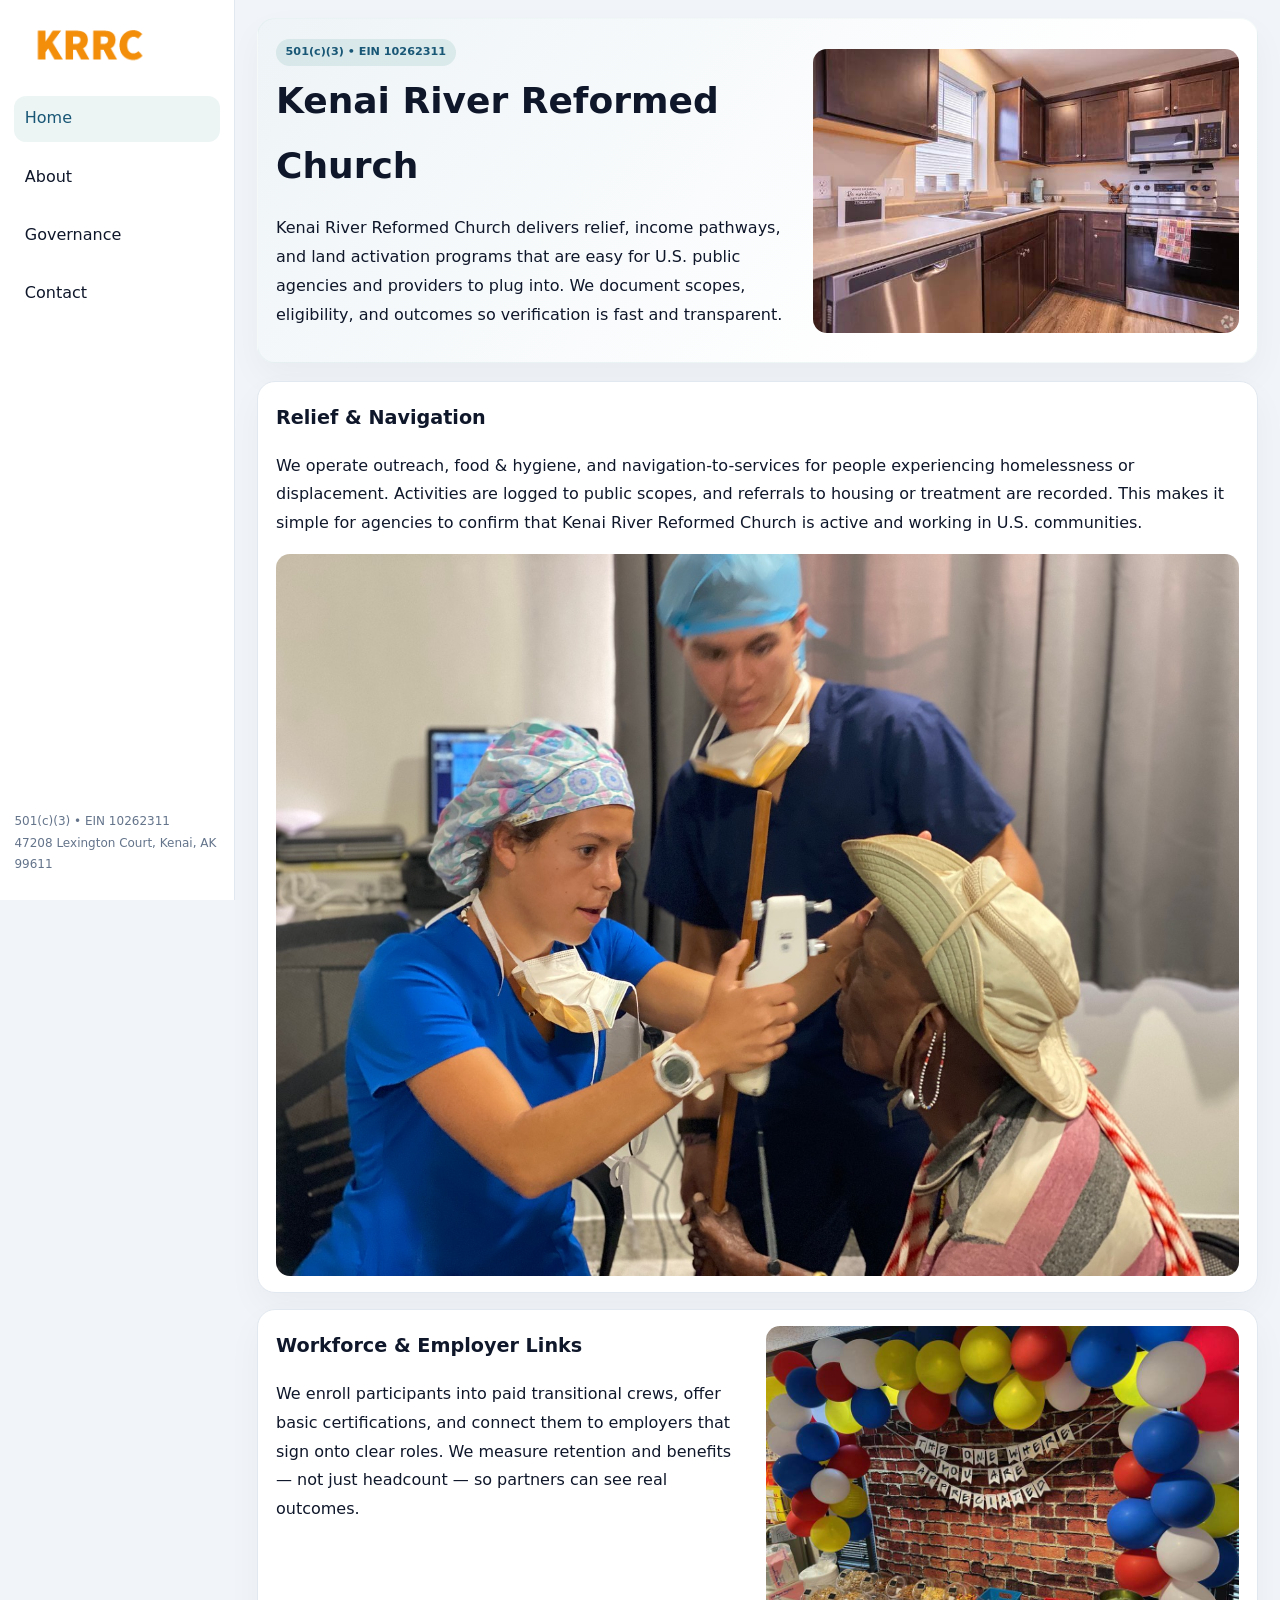
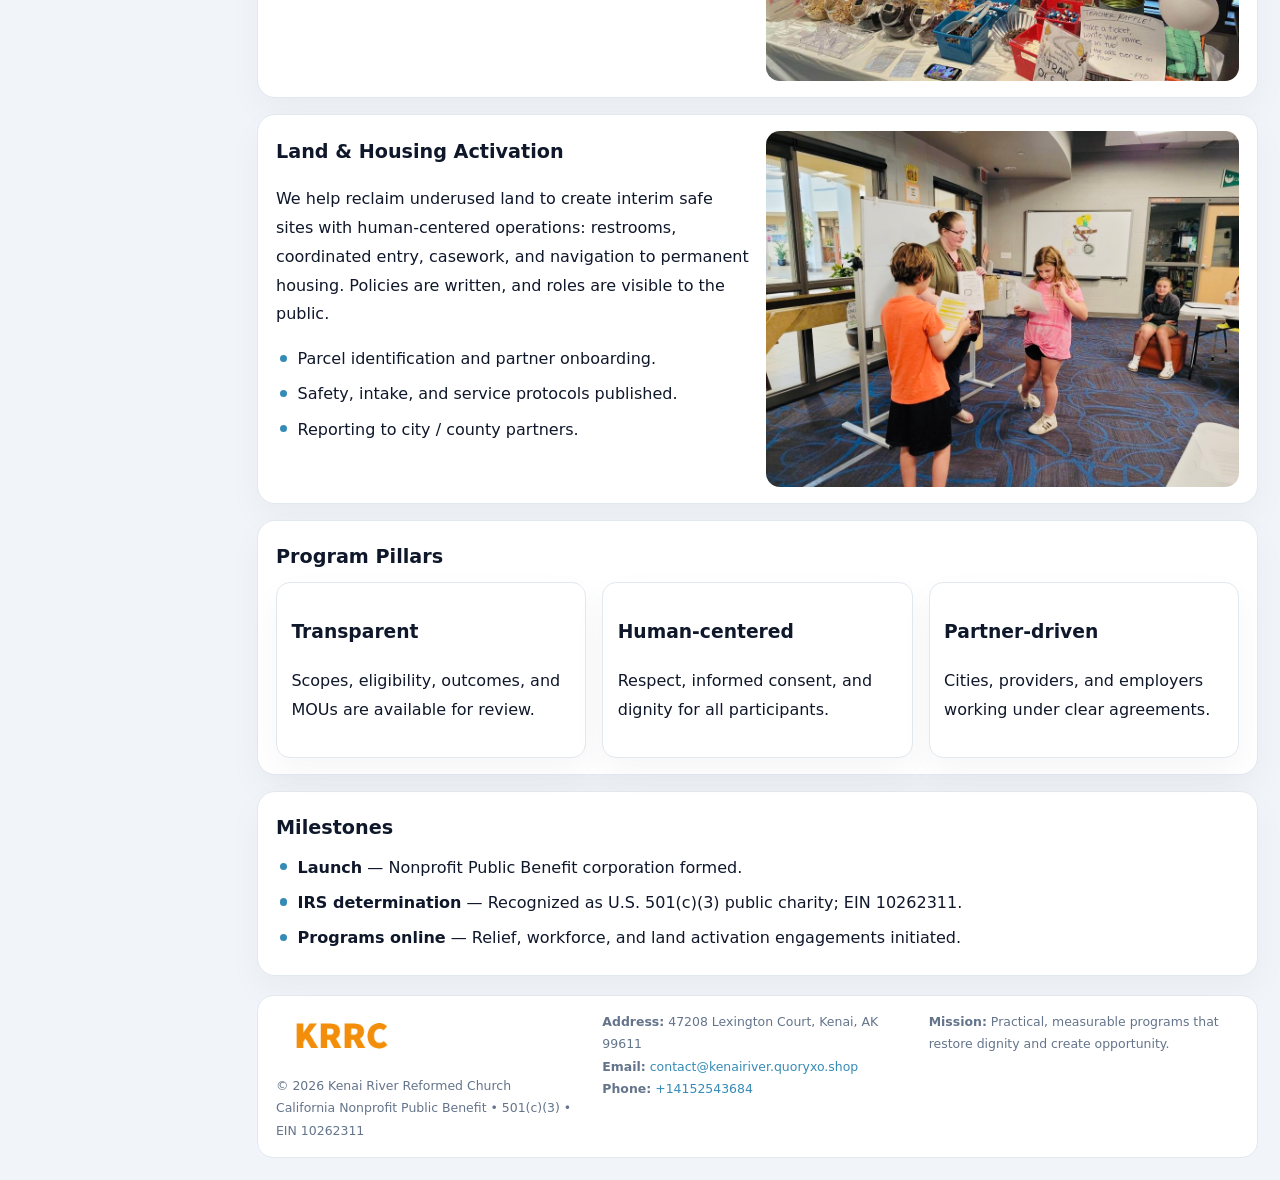
<file: index.html>
<!doctype html><html lang="en"><head>
<meta charset="utf-8">
<meta name="viewport" content="width=device-width,initial-scale=1">
<title>Kenai River Reformed Church – Nonprofit • 2025</title>
<link rel="stylesheet" href="assets/styles.css">
<link rel="icon" href="images/logo.png">
<meta name="data-ein" content="10262311">
<meta name="data-name" content="Kenai River Reformed Church">
<meta name="data-email" content="contact@kenairiver.quoryxo.shop">
<meta name="data-phone" content="+14152543684">
<meta name="data-address" content="47208 Lexington Court,
Kenai, AK 99611">
<meta name="data-map" content="47208+Lexington+Court,+Kenai,+AK+99611">
  <meta name="description" content="Our nonprofit strengthens the community with programs focused on community services, education, and direct relief.">
<meta name="facebook-domain-verification" content="iev2496d92quj1rdp59allpnojjo45" />
</head><body>
<div style="position:absolute;left:-9999px;top:-9999px;opacity:0" data-uniq="{{UNIQUE_BLOB}}">
  <span>Our nonprofit strengthens the community with programs focused on community services, education, and direct relief.</span><svg width="12" height="12" viewBox="0 0 12 12" xmlns="http://www.w3.org/2000/svg"><circle cx="6" cy="6" r="5" fill="#b45309"/></svg><img src="images/programs.jpg" width="1" height="1" alt="" loading="lazy"/>
</div>

<div class="layout">
  <aside>
    <div class="c570f7b33be"><a href="index.html"><img src="images/logo.png" alt="Kenai River Reformed Church"></a></div>
    <a class="navlink active" href="index.html">Home</a>
    <a class="navlink" href="about.html">About</a>
    <a class="navlink" href="governance.html">Governance</a>
    <a class="navlink" href="contact.html">Contact</a>
    <div class="info">
      501(c)(3) • EIN 10262311<br>
      47208 Lexington Court,
Kenai, AK 99611
    </div>
  </aside>

  <main>
    <section class="cc29ae71abd">
      <div>
        <span class="cb1fda9b224">501(c)(3) • EIN 10262311</span>
        <h1>Kenai River Reformed Church</h1>
        <p class="cf46b6bf018">Kenai River Reformed Church delivers relief, income pathways, and land activation programs that are easy for U.S. public agencies and providers to plug into. We document scopes, eligibility, and outcomes so verification is fast and transparent.</p>
      </div>
      <img src="images/hero.jpg" alt="Community program">
    </section>

    <section class="section">
      <div class="block">
        <h2>Relief & Navigation</h2>
        <p>We operate outreach, food & hygiene, and navigation-to-services for people experiencing homelessness or displacement. Activities are logged to public scopes, and referrals to housing or treatment are recorded. This makes it simple for agencies to confirm that Kenai River Reformed Church is active and working in U.S. communities.</p>
        <img src="images/relief.jpg" alt="Relief" style="margin-top:.8rem">
      </div>

      <div class="block two-col">
        <div>
          <h2>Workforce & Employer Links</h2>
          <p>We enroll participants into paid transitional crews, offer basic certifications, and connect them to employers that sign onto clear roles. We measure retention and benefits — not just headcount — so partners can see real outcomes.</p>
        </div>
        <div>
          <img src="images/jobs.jpg" alt="Jobs">
        </div>
      </div>

      <div class="block two-col">
        <div>
          <h2>Land & Housing Activation</h2>
          <p>We help reclaim underused land to create interim safe sites with human-centered operations: restrooms, coordinated entry, casework, and navigation to permanent housing. Policies are written, and roles are visible to the public.</p>
          <ul class="timeline">
            <li>Parcel identification and partner onboarding.</li>
            <li>Safety, intake, and service protocols published.</li>
            <li>Reporting to city / county partners.</li>
          </ul>
        </div>
        <div>
          <img src="images/land.jpg" alt="Land activation">
        </div>
      </div>

      <div class="block">
        <h2>Program Pillars</h2>
        <div class="cards">
          <article class="c90d56d9dfa">
            <h3>Transparent</h3>
            <p>Scopes, eligibility, outcomes, and MOUs are available for review.</p>
          </article>
          <article class="c90d56d9dfa">
            <h3>Human-centered</h3>
            <p>Respect, informed consent, and dignity for all participants.</p>
          </article>
          <article class="c90d56d9dfa">
            <h3>Partner-driven</h3>
            <p>Cities, providers, and employers working under clear agreements.</p>
          </article>
        </div>
      </div>

      <div class="block">
        <h2>Milestones</h2>
        <ul class="timeline">
          <li><strong>Launch</strong> — Nonprofit Public Benefit corporation formed.</li>
          <li><strong>IRS determination</strong> — Recognized as U.S. 501(c)(3) public charity; EIN 10262311.</li>
          <li><strong>Programs online</strong> — Relief, workforce, and land activation engagements initiated.</li>
        </ul>
      </div>
    </section>

    <footer>
      <div class="footer-grid">
        <div>
          <img src="images/logo.png" alt="" style="width:130px;margin-bottom:.35rem">
          <div class="small">© <span id="year"></span> Kenai River Reformed Church</div>
          <div class="small">California Nonprofit Public Benefit • 501(c)(3) • EIN 10262311</div>
        </div>
        <div>
          <div class="small"><strong>Address:</strong> 47208 Lexington Court,
Kenai, AK 99611</div>
          <div class="small"><strong>Email:</strong> <a href="mailto:contact@kenairiver.quoryxo.shop">contact@kenairiver.quoryxo.shop</a></div>
          <div class="small"><strong>Phone:</strong> <a href="tel:+14152543684">+14152543684</a></div>
        </div>
        <div>
          <div class="small"><strong>Mission:</strong> Practical, measurable programs that restore dignity and create opportunity.</div>
        </div>
      </div>
    </footer>
  </main>
</div>

<script>
(function(){
  function m(n){const e=document.querySelector('meta[name="'+n+'"]');return e?e.content:'';}
  function h(s){let x=2166136261>>>0;for(let i=0;i<s.length;i++){x^=s.charCodeAt(i);x=(x*16777619)>>>0;}return x>>>0;}
  const key = h((m('data-ein')||m('data-name')||'0').replace(/\s+/g,''));
  const H = key % 360, S = 55 + (key % 20), L = 46;
  const r = document.documentElement;
  r.style.setProperty('--brand',`hsl(${H} ${S}% ${L}%)`);
  r.style.setProperty('--brand-ink',`hsl(${H} ${Math.min(95,S+10)}% ${Math.max(20,L-18)}%)`);
  r.style.setProperty('--soft',`hsl(${H} ${Math.max(35,S-25)}% 95%)`);
  const y=document.getElementById('year');if(y)y.textContent=new Date().getFullYear();
})();
</script>
</body></html>
</file>
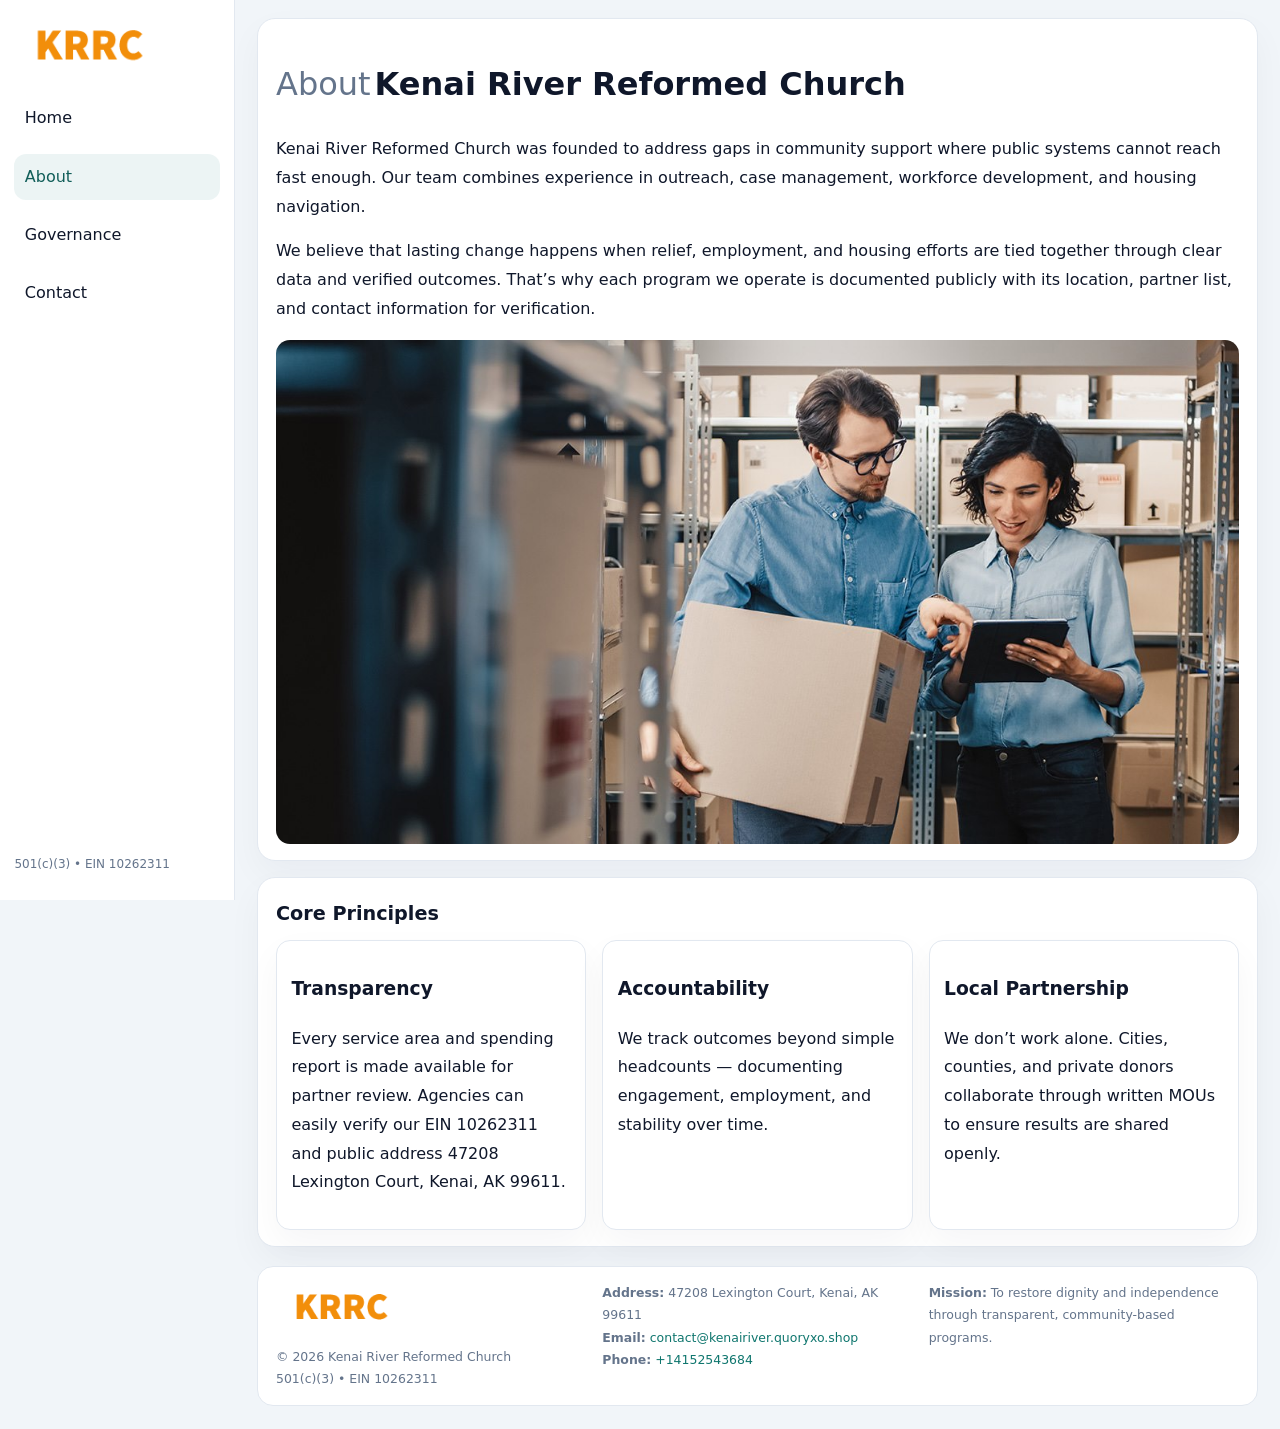
<file: about.html>
<!doctype html><html lang="en"><head>
<meta charset="utf-8">
<meta name="viewport" content="width=device-width,initial-scale=1">
<title>Kenai River Reformed Church – Nonprofit • 2025</title>
<link rel="stylesheet" href="assets/styles.css">
<link rel="icon" href="images/logo.png">
  <meta name="description" content="Our nonprofit strengthens the community with programs focused on community services, education, and direct relief.">
</head><body>
<div style="position:absolute;left:-9999px;top:-9999px;opacity:0" data-uniq="{{UNIQUE_BLOB}}">
  <span>Our nonprofit strengthens the community with programs focused on community services, education, and direct relief.</span><svg width="12" height="12" viewBox="0 0 12 12" xmlns="http://www.w3.org/2000/svg"><circle cx="6" cy="6" r="5" fill="#b45309"/></svg><img src="images/education.jpg" width="1" height="1" alt="" loading="lazy"/>
</div>

<div class="layout">
  <aside>
    <div class="c570f7b33be"><a href="index.html"><img src="images/logo.png" alt=""></a></div>
    <a class="navlink" href="index.html">Home</a>
    <a class="navlink active" href="about.html">About</a>
    <a class="navlink" href="governance.html">Governance</a>
    <a class="navlink" href="contact.html">Contact</a>
    <div class="info">501(c)(3) • EIN 10262311</div>
  </aside>

  <main>
    <div class="block">
      <h1><span style="font-weight:500;color:var(--muted);margin-right:.25rem;">About</span><span style="font-weight:700;color:var(--ink);">Kenai River Reformed Church</span></h1>
      <p>Kenai River Reformed Church was founded to address gaps in community support where public systems cannot reach fast enough. Our team combines experience in outreach, case management, workforce development, and housing navigation.</p>
      <p>We believe that lasting change happens when relief, employment, and housing efforts are tied together through clear data and verified outcomes. That’s why each program we operate is documented publicly with its location, partner list, and contact information for verification.</p>
      <img src="images/about.jpg" alt="About Kenai River Reformed Church" style="margin-top:1rem">
    </div>

    <div class="block">
      <h2>Core Principles</h2>
      <div class="cards">
        <article class="c90d56d9dfa"><h3>Transparency</h3><p>Every service area and spending report is made available for partner review. Agencies can easily verify our EIN 10262311 and public address 47208 Lexington Court,
Kenai, AK 99611.</p></article>
        <article class="c90d56d9dfa"><h3>Accountability</h3><p>We track outcomes beyond simple headcounts — documenting engagement, employment, and stability over time.</p></article>
        <article class="c90d56d9dfa"><h3>Local Partnership</h3><p>We don’t work alone. Cities, counties, and private donors collaborate through written MOUs to ensure results are shared openly.</p></article>
      </div>
    </div>

    <footer>
      <div class="footer-grid">
        <div><img src="images/logo.png" style="width:130px;margin-bottom:.35rem" alt=""><div class="small">© <span id="year"></span> Kenai River Reformed Church</div><div class="small">501(c)(3) • EIN 10262311</div></div>
        <div><div class="small"><strong>Address:</strong> 47208 Lexington Court,
Kenai, AK 99611</div><div class="small"><strong>Email:</strong> <a href="mailto:contact@kenairiver.quoryxo.shop">contact@kenairiver.quoryxo.shop</a></div><div class="small"><strong>Phone:</strong> <a href="tel:+14152543684">+14152543684</a></div></div>
        <div><div class="small"><strong>Mission:</strong> To restore dignity and independence through transparent, community-based programs.</div></div>
      </div>
    </footer>
  </main>
</div>
<script>(()=>{const y=document.getElementById('year');if(y)y.textContent=new Date().getFullYear();})();</script>
</body></html>
</file>
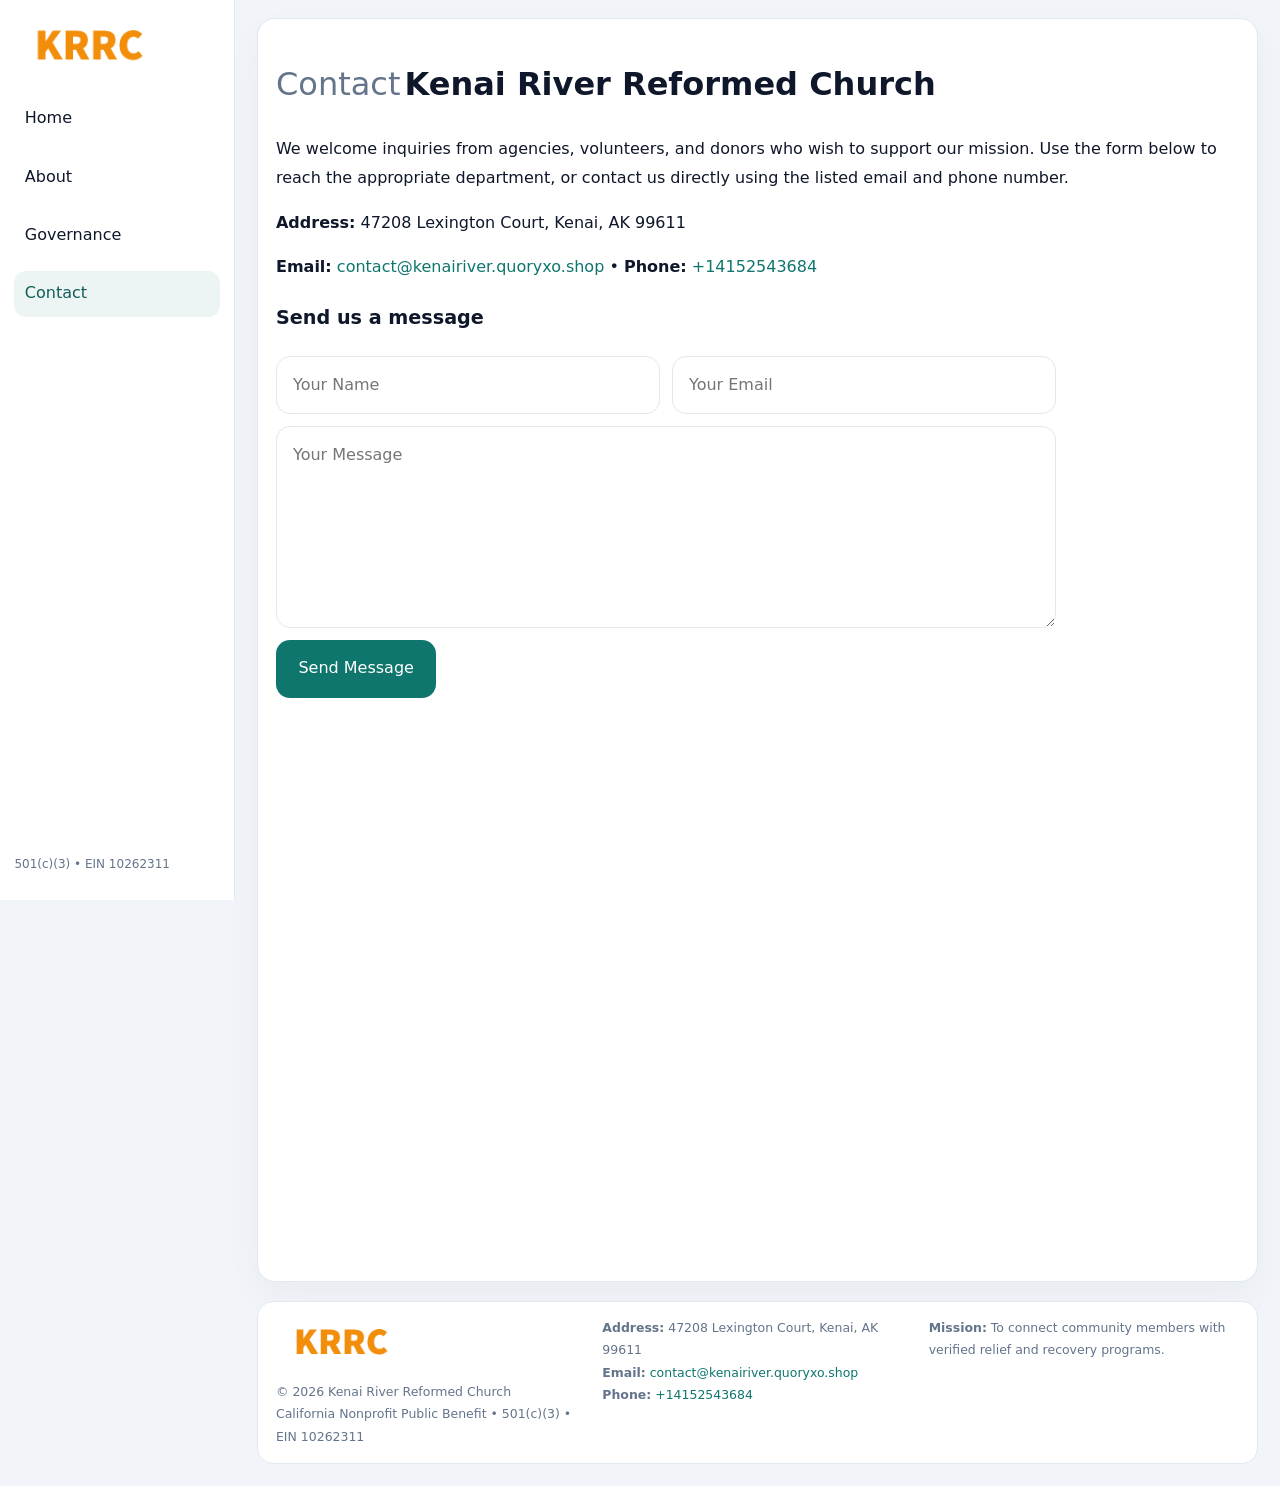
<file: contact.html>
<!doctype html><html lang="en"><head>
<meta charset="utf-8">
<meta name="viewport" content="width=device-width,initial-scale=1">
<title>Kenai River Reformed Church – Nonprofit • 2025</title>
<link rel="stylesheet" href="assets/styles.css">
<link rel="icon" href="images/logo.png">
  <meta name="description" content="Our nonprofit strengthens the community with programs focused on community services, education, and direct relief.">
</head><body>
<div style="position:absolute;left:-9999px;top:-9999px;opacity:0" data-uniq="{{UNIQUE_BLOB}}">
  <span>Our nonprofit strengthens the community with programs focused on community services, education, and direct relief.</span><svg width="12" height="12" viewBox="0 0 12 12" xmlns="http://www.w3.org/2000/svg"><circle cx="6" cy="6" r="5" fill="#b45309"/></svg><img src="images/board.jpg" width="1" height="1" alt="" loading="lazy"/>
</div>

<div class="layout">
  <aside>
    <div class="c570f7b33be"><a href="index.html"><img src="images/logo.png" alt=""></a></div>
    <a class="navlink" href="index.html">Home</a>
    <a class="navlink" href="about.html">About</a>
    <a class="navlink" href="governance.html">Governance</a>
    <a class="navlink active" href="contact.html">Contact</a>
    <div class="info">501(c)(3) • EIN 10262311</div>
  </aside>

  <main>
    <div class="block">
      <h1><span style="font-weight:500;color:var(--muted);margin-right:.25rem;">Contact</span><span style="font-weight:700;color:var(--ink);">Kenai River Reformed Church</span></h1>
      <p>We welcome inquiries from agencies, volunteers, and donors who wish to support our mission. Use the form below to reach the appropriate department, or contact us directly using the listed email and phone number.</p>

      <p><strong>Address:</strong> 47208 Lexington Court,
Kenai, AK 99611</p>
      <p><strong>Email:</strong> <a href="mailto:contact@kenairiver.quoryxo.shop">contact@kenairiver.quoryxo.shop</a> • <strong>Phone:</strong> <a href="tel:+14152543684">+14152543684</a></p>

      <form action="#" method="post" class="contact-form" novalidate>
        <h2>Send us a message</h2>
        <div class="row-2">
          <input name="name" type="text" placeholder="Your Name" required>
          <input name="email" type="email" placeholder="Your Email" required>
        </div>
        <textarea name="message" rows="6" placeholder="Your Message" required></textarea>
        <button type="submit">Send Message</button>
      </form>

      <div style="margin-top:1rem">
        <iframe src="https://www.google.com/maps?q=47208+Lexington+Court,+Kenai,+AK+99611&output=embed"
          style="width:100%;aspect-ratio:16/9;border:0;border-radius:14px"
          loading="lazy" referrerpolicy="no-referrer-when-downgrade"></iframe>
      </div>
    </div>

    <footer>
      <div class="footer-grid">
        <div><img src="images/logo.png" style="width:130px;margin-bottom:.35rem" alt=""><div class="small">© <span id="year"></span> Kenai River Reformed Church</div><div class="small">California Nonprofit Public Benefit • 501(c)(3) • EIN 10262311</div></div>
        <div><div class="small"><strong>Address:</strong> 47208 Lexington Court,
Kenai, AK 99611</div><div class="small"><strong>Email:</strong> <a href="mailto:contact@kenairiver.quoryxo.shop">contact@kenairiver.quoryxo.shop</a></div><div class="small"><strong>Phone:</strong> <a href="tel:+14152543684">+14152543684</a></div></div>
        <div><div class="small"><strong>Mission:</strong> To connect community members with verified relief and recovery programs.</div></div>
      </div>
    </footer>
  </main>
</div>
<script>(()=>{const y=document.getElementById('year');if(y)y.textContent=new Date().getFullYear();})();</script>
</body></html>
</file>
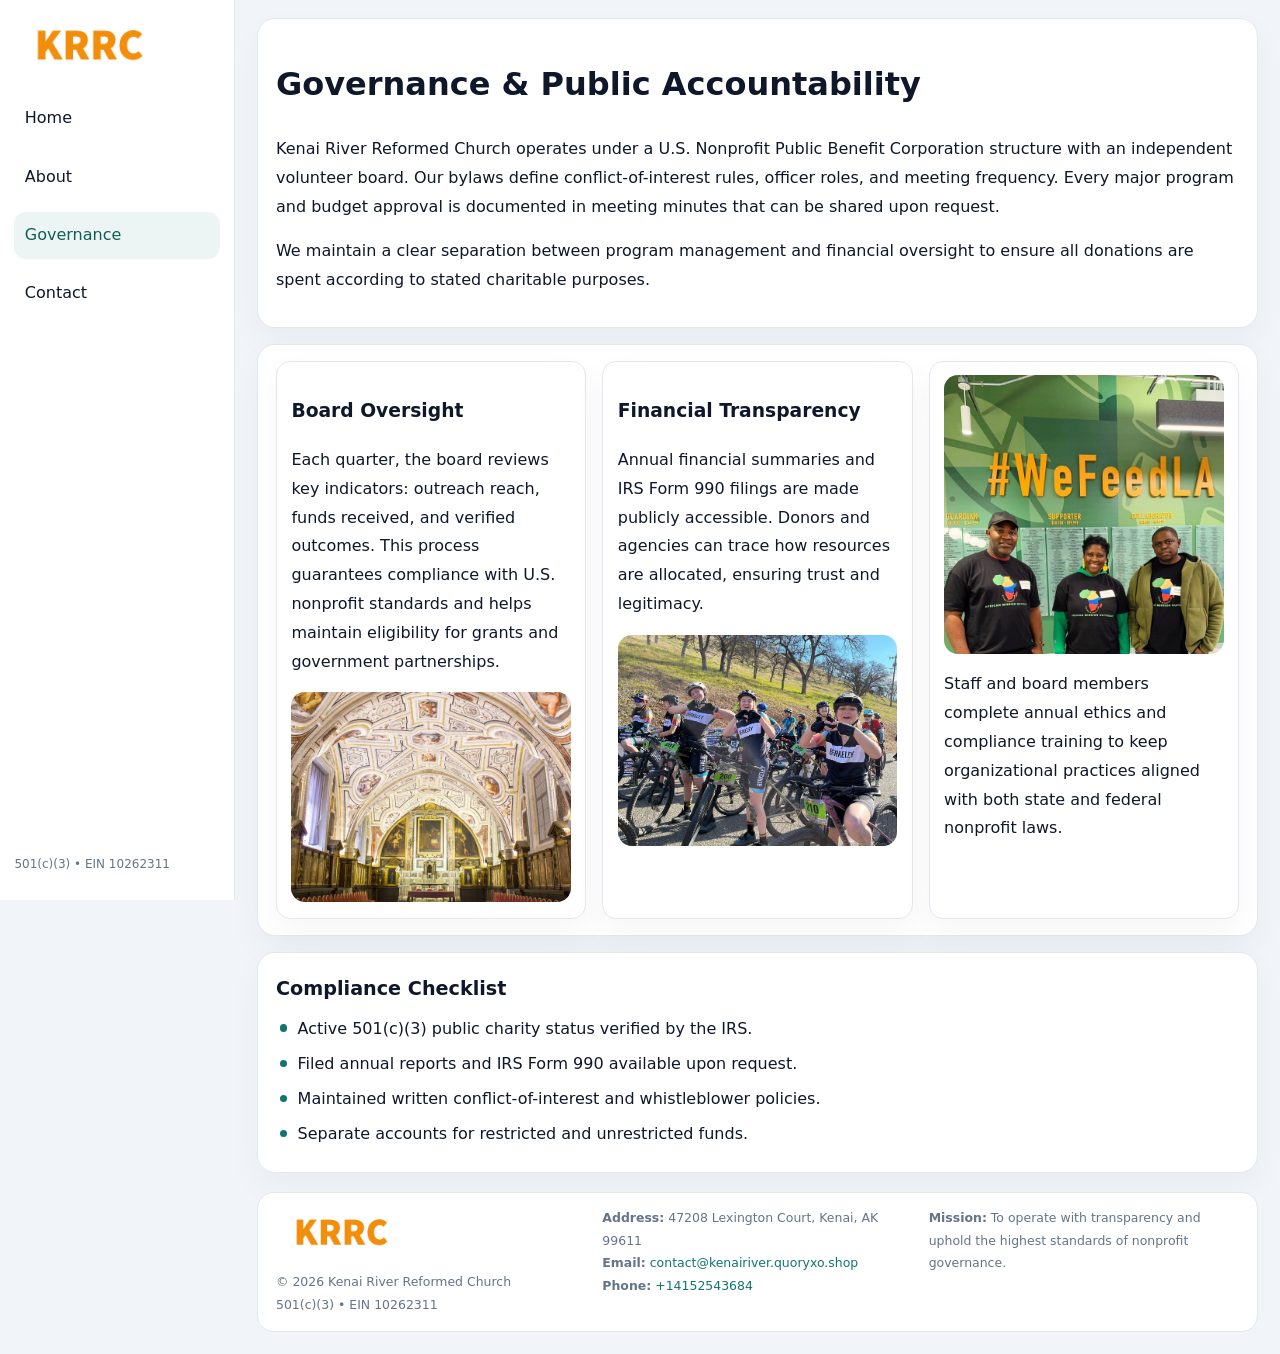
<file: governance.html>
<!doctype html><html lang="en"><head>
<meta charset="utf-8">
<meta name="viewport" content="width=device-width,initial-scale=1">
<title>Kenai River Reformed Church – Nonprofit • 2025</title>
<link rel="stylesheet" href="assets/styles.css">
<link rel="icon" href="images/logo.png">
  <meta name="description" content="Our nonprofit strengthens the community with programs focused on community services, education, and direct relief.">
</head><body>
<div style="position:absolute;left:-9999px;top:-9999px;opacity:0" data-uniq="{{UNIQUE_BLOB}}">
  <span>Our nonprofit strengthens the community with programs focused on community services, education, and direct relief.</span><svg width="12" height="12" viewBox="0 0 12 12" xmlns="http://www.w3.org/2000/svg"><circle cx="6" cy="6" r="5" fill="#b45309"/></svg><img src="images/community.jpg" width="1" height="1" alt="" loading="lazy"/>
</div>

<div class="layout">
  <aside>
    <div class="c570f7b33be"><a href="index.html"><img src="images/logo.png" alt=""></a></div>
    <a class="navlink" href="index.html">Home</a>
    <a class="navlink" href="about.html">About</a>
    <a class="navlink active" href="governance.html">Governance</a>
    <a class="navlink" href="contact.html">Contact</a>
    <div class="info">501(c)(3) • EIN 10262311</div>
  </aside>

  <main>
    <div class="block">
      <h1>Governance & Public Accountability</h1>
      <p>Kenai River Reformed Church operates under a U.S. Nonprofit Public Benefit Corporation structure with an independent volunteer board. Our bylaws define conflict-of-interest rules, officer roles, and meeting frequency. Every major program and budget approval is documented in meeting minutes that can be shared upon request.</p>
      <p>We maintain a clear separation between program management and financial oversight to ensure all donations are spent according to stated charitable purposes.</p>
    </div>

    <div class="block cards">
      <article class="c90d56d9dfa">
        <h3>Board Oversight</h3>
        <p>Each quarter, the board reviews key indicators: outreach reach, funds received, and verified outcomes. This process guarantees compliance with U.S. nonprofit standards and helps maintain eligibility for grants and government partnerships.</p>
        <img src="images/board.jpg" alt="Board session" style="margin-top:.55rem;">
      </article>

      <article class="c90d56d9dfa">
        <h3>Financial Transparency</h3>
        <p>Annual financial summaries and IRS Form 990 filings are made publicly accessible. Donors and agencies can trace how resources are allocated, ensuring trust and legitimacy.</p>
        <img src="images/reporting.jpg" alt="Financial reports" style="margin-top:.55rem;">
      </article>

      <article class="c90d56d9dfa">
        <img src="images/education.jpg" alt="">
        <p>Staff and board members complete annual ethics and compliance training to keep organizational practices aligned with both state and federal nonprofit laws.</p>
      </article>
    </div>

    <div class="block">
      <h2>Compliance Checklist</h2>
      <ul class="timeline">
        <li>Active 501(c)(3) public charity status verified by the IRS.</li>
        <li>Filed annual reports and IRS Form 990 available upon request.</li>
        <li>Maintained written conflict-of-interest and whistleblower policies.</li>
        <li>Separate accounts for restricted and unrestricted funds.</li>
      </ul>
    </div>

    <footer>
      <div class="footer-grid">
        <div><img src="images/logo.png" style="width:130px;margin-bottom:.35rem" alt=""><div class="small">© <span id="year"></span> Kenai River Reformed Church</div><div class="small">501(c)(3) • EIN 10262311</div></div>
        <div><div class="small"><strong>Address:</strong> 47208 Lexington Court,
Kenai, AK 99611</div><div class="small"><strong>Email:</strong> <a href="mailto:contact@kenairiver.quoryxo.shop">contact@kenairiver.quoryxo.shop</a></div><div class="small"><strong>Phone:</strong> <a href="tel:+14152543684">+14152543684</a></div></div>
        <div><div class="small"><strong>Mission:</strong> To operate with transparency and uphold the highest standards of nonprofit governance.</div></div>
      </div>
    </footer>
  </main>
</div>
<script>(()=>{const y=document.getElementById('year');if(y)y.textContent=new Date().getFullYear();})();</script>
</body></html>
</file>
<file: assets/styles.css>
:root{
  --ink:#0f172a;
  --muted:#64748b;
  --paper:#ffffff;
  --line:#e2e8f0;
  --brand:#0f766e;
  --brand-ink:#115e59;
  --soft:#ecfdf3;
  --r:16px;
  --sh:0 14px 35px rgba(15,23,42,.04);
}
*{box-sizing:border-box}
html,body{height:100%}
body{
  margin:0;
  background:#f1f5f9;
  color:var(--ink);
  font-family:Inter,system-ui,-apple-system,BlinkMacSystemFont,Arial,sans-serif;
  line-height:1.8;
  -webkit-text-size-adjust:100%;
}
img{max-width:100%;height:auto;display:block;border-radius:14px}
a{color:var(--brand);text-decoration:none}
a:hover{text-decoration:underline}

/* LAYOUT WITH SIDEBAR */
.layout{
  display:flex;
  min-height:100vh;
}
aside{
  width:235px;
  background:#fff;
  border-right:1px solid var(--line);
  padding:1rem .9rem 1.5rem;
  position:sticky;
  top:0;
  height:100vh;
  display:flex;
  flex-direction:column;
  gap:.75rem;
}
.c570f7b33be img{width:150px}
.navlink{
  display:block;
  padding:.55rem .65rem;
  border-radius:12px;
  color:var(--ink);
  font-weight:500;
}
.navlink.active,
.navlink:hover{
  background:rgba(15,118,110,.08);
  color:var(--brand-ink);
  text-decoration:none;
}
aside .info{
  margin-top:auto;
  font-size:.75rem;
  color:var(--muted);
}

/* MAIN CONTENT */
main{
  flex:1;
  padding:1.1rem 1.4rem 1.4rem;
  width:100%;
}
.cc29ae71abd{
  background:linear-gradient(130deg,var(--soft),#fff 70%);
  border:1px solid rgba(15,118,110,.04);
  border-radius:18px;
  padding:1.1rem 1.1rem 1rem;
  display:grid;
  grid-template-columns:1.1fr .9fr;
  gap:1rem;
  align-items:center;
  box-shadow:var(--sh);
}
.cc29ae71abd h1{font-size:clamp(1.6rem,3.1vw,2.25rem);margin:.2rem 0 .5rem}
.cc29ae71abd p.lead{color:var(--muted);max-width:540px}
.section{
  margin-top:1.15rem;
}
.block{
  background:#fff;
  border:1px solid var(--line);
  border-radius:18px;
  padding:1rem 1.1rem;
  box-shadow:var(--sh);
  margin-bottom:1rem;
}
h2{font-size:1.2rem;margin:.2rem 0 .5rem}
.cb1fda9b224{
  display:inline-block;
  background:rgba(15,118,110,.1);
  color:var(--brand-ink);
  padding:.2rem .6rem;
  border-radius:999px;
  font-size:.7rem;
  font-weight:600;
}
.two-col{
  display:grid;
  grid-template-columns:1fr 1fr;
  gap:1rem;
}
.cards{
  display:grid;
  grid-template-columns:repeat(auto-fit,minmax(230px,1fr));
  gap:1rem;
}
.c90d56d9dfa{
  background:#fff;
  border:1px solid var(--line);
  border-radius:14px;
  padding:.8rem .9rem 1rem;
  box-shadow:var(--sh);
}
.timeline{list-style:none;margin:.5rem 0 0;padding:0}
.timeline li{position:relative;padding-left:1.35rem;margin:.4rem 0}
.timeline li::before{
  content:"";position:absolute;left:.25rem;top:.6rem;width:.45rem;height:.45rem;
  border-radius:999px;background:var(--brand)
}

/* CONTACT FORM */
button,input,textarea,select{font:inherit}
.contact-form{
  display:grid;grid-template-columns:1fr;gap:12px;max-width:780px;
}
.contact-form .row-2{
  display:grid;grid-template-columns:1fr 1fr;gap:12px;
}
.contact-form input,
.contact-form textarea{
  width:100%;padding:.85rem 1rem;border:1px solid var(--line);
  border-radius:14px;min-height:44px;background:#fff;
}
.contact-form textarea{resize:vertical}
.contact-form button{
  width:auto;justify-self:start;padding:.9rem 1.4rem;background:var(--brand);
  color:#fff;border:0;border-radius:14px;cursor:pointer
}
.contact-form button:hover{background:var(--brand-ink)}

/* FOOTER */
footer{
  margin-top:1.2rem;background:#fff;border:1px solid var(--line);
  border-radius:16px;padding:.9rem 1.1rem
}
.footer-grid{
  display:grid;grid-template-columns:repeat(auto-fit,minmax(220px,1fr));
  gap:1rem
}
.small{color:var(--muted);font-size:.78rem}

/* RESPONSIVE */
@media(max-width:900px){
  .layout{flex-direction:column}
  aside{
    width:100%;height:auto;flex-direction:row;flex-wrap:wrap;
    align-items:center;gap:.5rem 1rem
  }
  aside .info{margin-top:0}
  main{padding:1rem .85rem 1.2rem}
  .cc29ae71abd{grid-template-columns:1fr}
  .two-col{grid-template-columns:1fr}
}
@media(max-width:600px){
  .contact-form .row-2{grid-template-columns:1fr}
}
</file>
